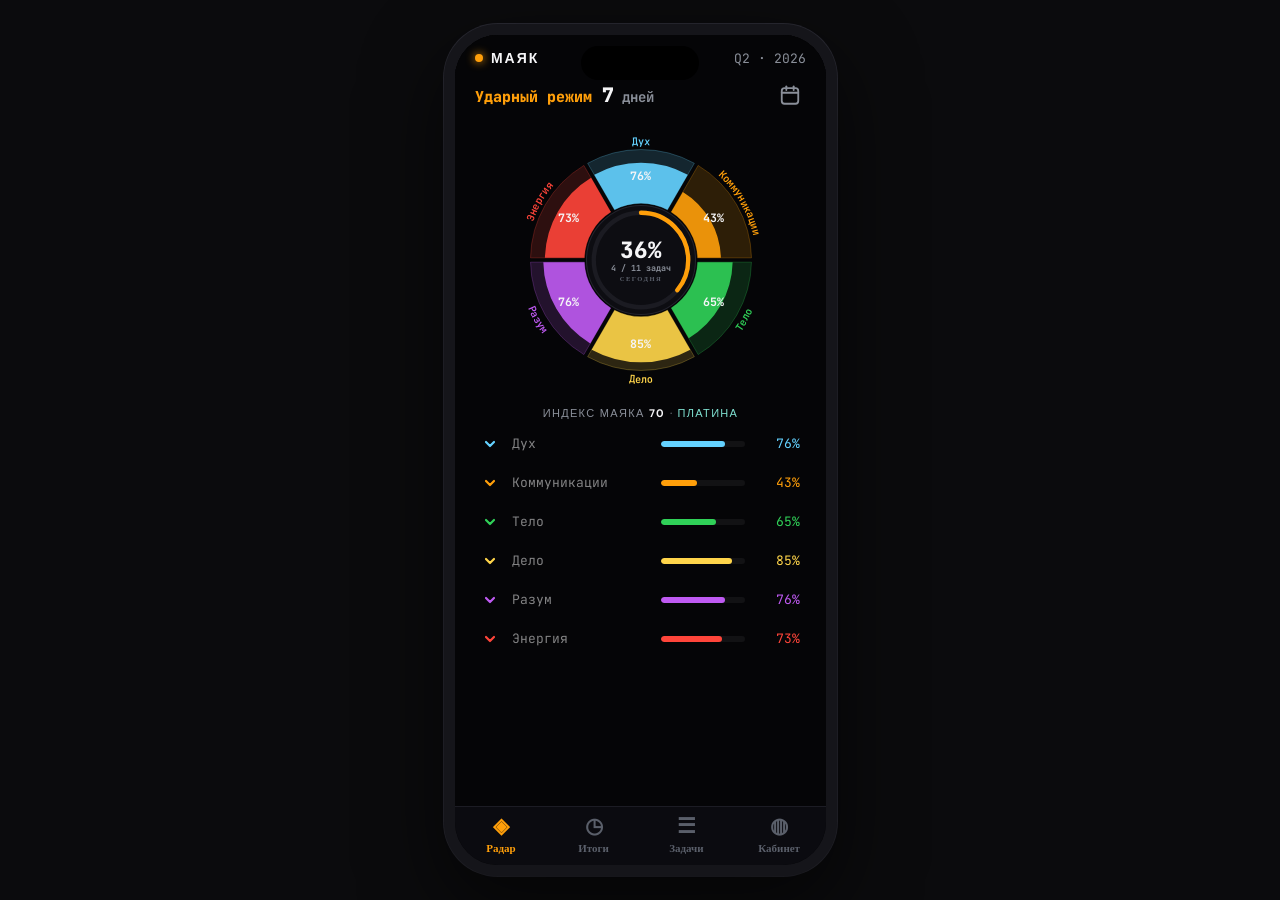
<file: index.html>
<!DOCTYPE html>
<html lang="ru">
<head>
<meta charset="UTF-8">
<meta name="viewport" content="width=device-width,initial-scale=1,maximum-scale=1,user-scalable=no,viewport-fit=cover">
<meta name="theme-color" content="#050507">
<meta name="apple-mobile-web-app-capable" content="yes">
<meta name="mobile-web-app-capable" content="yes">
<meta name="apple-mobile-web-app-status-bar-style" content="black-translucent">
<meta name="apple-mobile-web-app-title" content="Маяк">
<link rel="icon" href="data:image/svg+xml,%3Csvg xmlns='http://www.w3.org/2000/svg' viewBox='0 0 16 16'%3E%3Crect width='16' height='16' rx='4' fill='%23050507'/%3E%3Ccircle cx='8' cy='8' r='3' fill='%23FF9F0A'/%3E%3C/svg%3E">
<link rel="manifest" href="manifest.webmanifest">
<link href="https://fonts.googleapis.com/css2?family=DM+Sans:wght@400;600;700;800&display=swap" rel="stylesheet">
<title>Маяк · Трекер привычек</title>
<style>
*{margin:0;padding:0;box-sizing:border-box;-webkit-tap-highlight-color:transparent}
html,body{height:100%;overflow:hidden;background:#000}
body{font-family:'DM Sans',sans-serif;display:flex;align-items:center;justify-content:center}

/* устройство */
.device{position:relative;width:100%;max-width:440px;height:100dvh;background:#050507;
  display:flex;flex-direction:column;overflow:hidden}
/* десктоп: рамка iPhone 15 Pro */
@media(min-width:480px){
  body{background:#0b0b0d}
  .device{max-width:393px;height:min(852px,calc(100dvh - 36px));border-radius:54px;
    border:11px solid #15151a;box-shadow:0 30px 80px rgba(0,0,0,.6),0 0 0 1px #2a2a33;overflow:hidden}
  .island{position:absolute;top:11px;left:50%;transform:translateX(-50%);width:118px;height:34px;
    background:#000;border-radius:20px;z-index:30;pointer-events:none}
}
@media(max-width:479px){.island{display:none}}

/* сцена (текущая вкладка) */
.stage{flex:1;position:relative;padding-top:env(safe-area-inset-top);background:#050507}
#frame{position:absolute;inset:0;width:100%;height:100%;border:0;background:#050507}
.stage .top-pad{height:env(safe-area-inset-top)}
/* фолбэк при сбое вкладки */
.fallback{position:absolute;inset:0;display:none;flex-direction:column;align-items:center;justify-content:center;
  text-align:center;padding:30px;background:#050507;z-index:20}
.fallback.show{display:flex}
.fallback .ic{font-size:40px;margin-bottom:14px}
.fallback h3{font-size:18px;margin-bottom:8px}
.fallback p{color:#8A8F99;font-size:14px;line-height:1.5;max-width:280px;margin-bottom:18px}
.fallback button{height:46px;padding:0 22px;border:1px solid #FF9F0A;background:transparent;color:#FF9F0A;
  border-radius:13px;font-family:'DM Sans';font-weight:700;font-size:14px;cursor:pointer}

/* таб-бар */
.tabbar{display:flex;border-top:1px solid #1c1c24;background:#0b0b10;
  padding-bottom:env(safe-area-inset-bottom)}
.tabbar button{flex:1;background:none;border:none;color:#5a5f6a;font-family:'DM Sans';font-weight:600;
  font-size:11px;cursor:pointer;display:flex;flex-direction:column;align-items:center;gap:4px;padding:9px 0 10px;transition:color .15s}
.tabbar button.on{color:#FF9F0A}
.tabbar .ic{font-size:21px;line-height:1}
</style>
</head>
<body>
  <div class="device">
    <div class="island"></div>
    <div class="stage">
      <iframe id="frame" title="Маяк" sandbox="allow-scripts allow-same-origin allow-forms allow-popups"></iframe>
      <div class="fallback" id="fallback">
        <div class="ic">⚠️</div>
        <h3>Вкладка не загрузилась</h3>
        <p>Остальные вкладки работают — переключись внизу или попробуй ещё раз.</p>
        <button id="retry">Повторить</button>
      </div>
    </div>
    <div class="tabbar" id="tabbar"></div>
  </div>

<script>
/* ===== APP SHELL: переключение вкладок + изоляция/error-boundary ===== */
const TABS=[
  {id:'radar', label:'Радар',   ic:'◈', src:'tabs/radar.html'},
  {id:'soon2', label:'Итоги',   ic:'◷', src:'tabs/soon2.html'},
  {id:'soon3', label:'Задачи',  ic:'☰', src:'tabs/soon3.html'},
  {id:'profile',label:'Кабинет',ic:'◍', src:'tabs/profile.html'},
];
let cur=0, readyTimer=null;
const frame=document.getElementById('frame');
const fallback=document.getElementById('fallback');

function renderTabbar(){
  document.getElementById('tabbar').innerHTML=TABS.map((t,i)=>
    `<button class="${i===cur?'on':''}" data-i="${i}"><span class="ic">${t.ic}</span>${t.label}</button>`).join('');
  document.querySelectorAll('#tabbar button').forEach(b=>b.addEventListener('click',()=>switchTab(+b.dataset.i)));
}
function switchTab(i){
  cur=i; renderTabbar();
  fallback.classList.remove('show');
  clearTimeout(readyTimer);
  // error-boundary: если модуль не пришлёт "tab-ready" за 4с — показать фолбэк (другие вкладки живы)
  readyTimer=setTimeout(()=>{ fallback.classList.add('show'); }, 4000);
  frame.src=TABS[i].src;
}
// модуль сообщает, что успешно загрузился
window.addEventListener('message',e=>{
  if(e.data && e.data.type==='tab-ready' && e.data.tab===TABS[cur].id){
    clearTimeout(readyTimer); fallback.classList.remove('show');
  }
});
// если сам iframe не смог загрузиться
frame.addEventListener('error',()=>{ clearTimeout(readyTimer); fallback.classList.add('show'); });
document.getElementById('retry').addEventListener('click',()=>switchTab(cur));

renderTabbar();
switchTab(0);
</script>
</body>
</html>
</file>
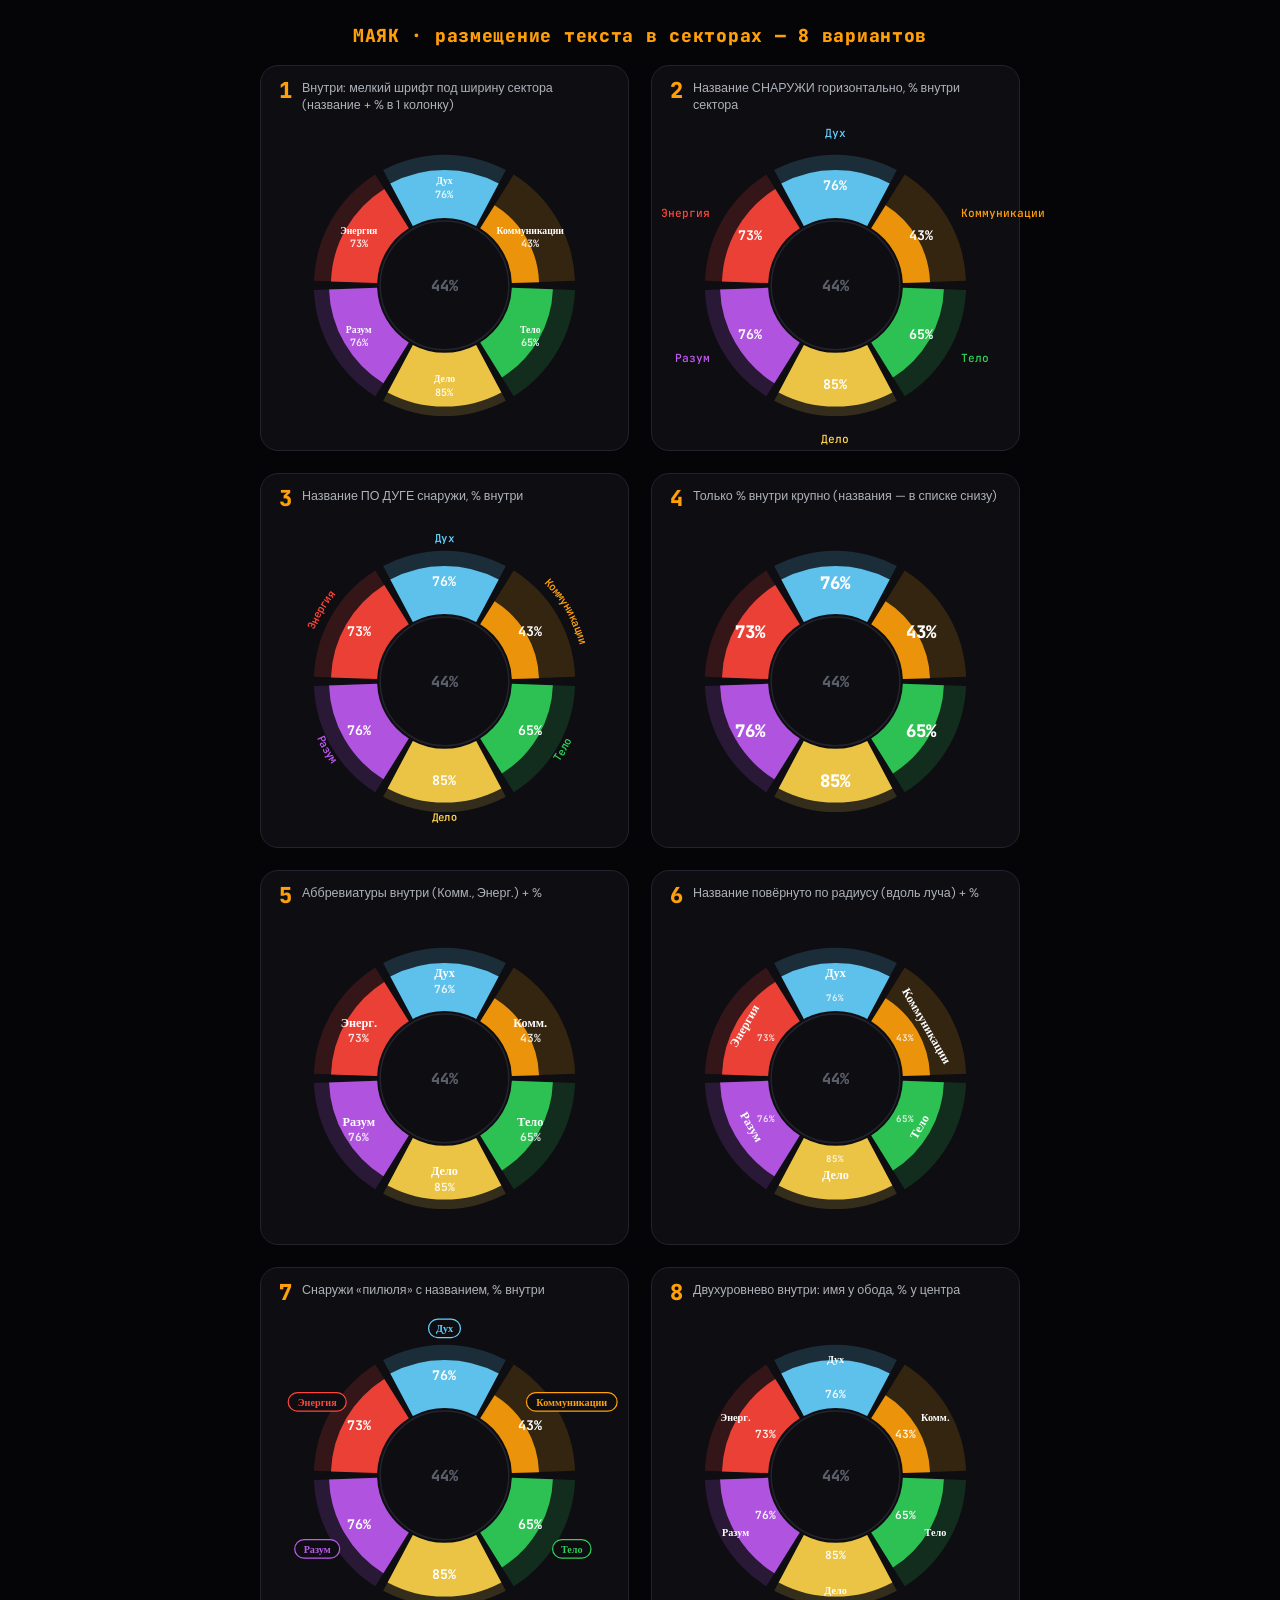
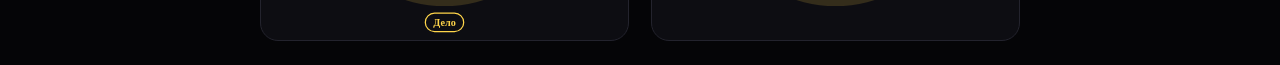
<file: variants.html>
<!DOCTYPE html>
<html lang="ru"><head>
<meta charset="UTF-8">
<link href="https://fonts.googleapis.com/css2?family=DM+Sans:wght@400;600;700;800&family=JetBrains+Mono:wght@500;700;800&display=swap" rel="stylesheet">
<style>
*{margin:0;padding:0;box-sizing:border-box}
body{background:#050507;color:#F5F5F7;font-family:'DM Sans',sans-serif;padding:24px}
.grid{display:grid;grid-template-columns:repeat(2,1fr);gap:22px;max-width:760px;margin:0 auto}
.cell{background:#0d0d12;border:1px solid #23232d;border-radius:18px;padding:14px 12px 6px}
.cap{display:flex;align-items:flex-start;gap:10px;padding:0 6px 4px}
.num{font-family:'JetBrains Mono';font-weight:800;font-size:22px;color:#FF9F0A;line-height:1}
.desc{font-size:12.5px;color:#aeb2ba;line-height:1.35}
svg{width:100%;display:block;overflow:visible}
h1{text-align:center;font-family:'JetBrains Mono';font-weight:800;font-size:18px;margin-bottom:18px;color:#FF9F0A;letter-spacing:.04em}
</style></head>
<body>
<h1>МАЯК · размещение текста в секторах — 8 вариантов</h1>
<div class="grid" id="grid"></div>
<script>
const C={x:150,y:150}, Ro=128, Ri=66, GAP=2;
const P=(a,r)=>({x:C.x+r*Math.sin(a*Math.PI/180), y:C.y-r*Math.cos(a*Math.PI/180)});
const f=p=>p.map(q=>q.x.toFixed(1)+','+q.y.toFixed(1)).join(' ');
function annular(a1,a2,rIn,rOut){const o1=P(a1,rOut),o2=P(a2,rOut),i2=P(a2,rIn),i1=P(a1,rIn);
  return `M${o1.x.toFixed(1)} ${o1.y.toFixed(1)} A${rOut} ${rOut} 0 0 1 ${o2.x.toFixed(1)} ${o2.y.toFixed(1)} L${i2.x.toFixed(1)} ${i2.y.toFixed(1)} A${rIn} ${rIn} 0 0 0 ${i1.x.toFixed(1)} ${i1.y.toFixed(1)} Z`;}
const DIRS=[
 {n:'Дух',ab:'Дух',a:0,c:'#64D2FF',p:76},
 {n:'Коммуникации',ab:'Комм.',a:60,c:'#FF9F0A',p:43},
 {n:'Тело',ab:'Тело',a:120,c:'#30D158',p:65},
 {n:'Дело',ab:'Дело',a:180,c:'#FFD54A',p:85},
 {n:'Разум',ab:'Разум',a:240,c:'#BF5AF2',p:76},
 {n:'Энергия',ab:'Энерг.',a:300,c:'#FF453A',p:73},
];
const anchor=a=>{const s=Math.sin(a*Math.PI/180);return Math.abs(s)<0.34?'middle':(s>0?'start':'end');};

function base(){ // сектора + заливка + центр (неизменно)
  let s='';
  DIRS.forEach(d=>{const a1=d.a-30+GAP,a2=d.a+30-GAP,rF=Ri+(d.p/100)*(Ro-Ri);
    s+=`<path d="${annular(a1,a2,Ri,Ro)}" fill="${d.c}" fill-opacity=".16"/>`;
    s+=`<path d="${annular(a1,a2,Ri,rF)}" fill="${d.c}" fill-opacity=".9"/>`;});
  s+=`<circle cx="${C.x}" cy="${C.y}" r="${Ri-3}" fill="#0d0d12" stroke="#23232d" stroke-width="1.5"/>`;
  s+=`<text x="${C.x}" y="${C.y+5}" text-anchor="middle" fill="#5a5f6a" font-family="JetBrains Mono" font-weight="800" font-size="15">44%</text>`;
  return s;
}
function txt(mode){
  let s='';
  DIRS.forEach((d,i)=>{
    const rMid=(Ri+Ro)/2, m=P(d.a,rMid), an=anchor(d.a);
    const NM='#fff', PC=d.c;
    if(mode===1){ // внутри, мелкий шрифт под ширину, 1 строка + %
      s+=`<text x="${m.x}" y="${m.y-2}" text-anchor="middle" fill="${NM}" font-family="DM Sans" font-weight="700" font-size="9.5">${d.n}</text>`+
         `<text x="${m.x}" y="${m.y+11}" text-anchor="middle" fill="${NM}" font-family="JetBrains Mono" font-weight="700" font-size="10" opacity=".85">${d.p}%</text>`;
    }else if(mode===2){ // название СНАРУЖИ горизонтально + % внутри
      const o=P(d.a,Ro+14);
      s+=`<text x="${o.x}" y="${o.y+(d.a===0?-3:d.a===180?12:4)}" text-anchor="${an}" fill="${d.c}" font-family="JetBrains Mono" font-weight="500" font-size="11">${d.n}</text>`+
         `<text x="${m.x}" y="${m.y+4}" text-anchor="middle" fill="#fff" font-family="JetBrains Mono" font-weight="700" font-size="13">${d.p}%</text>`;
    }else if(mode===3){ // название ПО ДУГЕ снаружи + % внутри
      const lower=d.a>90&&d.a<270, R=Ro+9;
      const p1=P(lower?d.a+26:d.a-26,R), p2=P(lower?d.a-26:d.a+26,R);
      const id='arc'+mode+'_'+i+'_'+Math.round(d.a);
      s+=`<defs><path id="${id}" d="M${p1.x.toFixed(1)} ${p1.y.toFixed(1)} A${R} ${R} 0 0 ${lower?0:1} ${p2.x.toFixed(1)} ${p2.y.toFixed(1)}"/></defs>`+
         `<text fill="${d.c}" font-family="JetBrains Mono" font-weight="600" font-size="10.5"><textPath href="#${id}" startOffset="50%" text-anchor="middle">${d.n}</textPath></text>`+
         `<text x="${m.x}" y="${m.y+4}" text-anchor="middle" fill="#fff" font-family="JetBrains Mono" font-weight="700" font-size="13">${d.p}%</text>`;
    }else if(mode===4){ // только % внутри крупно (названий на колесе нет)
      s+=`<text x="${m.x}" y="${m.y+6}" text-anchor="middle" fill="#fff" font-family="JetBrains Mono" font-weight="800" font-size="17">${d.p}%</text>`;
    }else if(mode===5){ // аббревиатуры внутри + %
      s+=`<text x="${m.x}" y="${m.y-2}" text-anchor="middle" fill="${NM}" font-family="DM Sans" font-weight="700" font-size="12">${d.ab}</text>`+
         `<text x="${m.x}" y="${m.y+13}" text-anchor="middle" fill="${NM}" font-family="JetBrains Mono" font-weight="700" font-size="11" opacity=".85">${d.p}%</text>`;
    }else if(mode===6){ // название повёрнуто по радиусу + %
      let rot=d.a; if(d.a>90&&d.a<270) rot=d.a+180;
      const t=P(d.a,rMid+2);
      s+=`<text x="${t.x}" y="${t.y}" text-anchor="middle" fill="${NM}" font-family="DM Sans" font-weight="700" font-size="12" transform="rotate(${rot} ${t.x} ${t.y})">${d.n}</text>`+
         `<text x="${P(d.a,Ri+13).x}" y="${P(d.a,Ri+13).y+3}" text-anchor="middle" fill="${NM}" font-family="JetBrains Mono" font-weight="700" font-size="9" opacity=".8">${d.p}%</text>`;
    }else if(mode===7){ // СНАРУЖИ пилюля с названием + % внутри
      const o=P(d.a,Ro+16), w=d.n.length*6.4+12;
      s+=`<rect x="${o.x-w/2}" y="${o.y-9}" width="${w}" height="18" rx="9" fill="#0d0d12" stroke="${d.c}" stroke-width="1.2"/>`+
         `<text x="${o.x}" y="${o.y+4}" text-anchor="middle" fill="${d.c}" font-family="DM Sans" font-weight="700" font-size="10">${d.n}</text>`+
         `<text x="${m.x}" y="${m.y+4}" text-anchor="middle" fill="#fff" font-family="JetBrains Mono" font-weight="700" font-size="13">${d.p}%</text>`;
    }else if(mode===8){ // двухуровнево ВНУТРИ: название у внешнего края, % у внутреннего
      const no=P(d.a,Ro-15), pi=P(d.a,Ri+13);
      s+=`<text x="${no.x}" y="${no.y+3}" text-anchor="middle" fill="${NM}" font-family="DM Sans" font-weight="700" font-size="10">${d.ab}</text>`+
         `<text x="${pi.x}" y="${pi.y+3}" text-anchor="middle" fill="${NM}" font-family="JetBrains Mono" font-weight="700" font-size="11" opacity=".9">${d.p}%</text>`;
    }
  });
  return s;
}
const TITLES=[
 ['1','Внутри: мелкий шрифт под ширину сектора (название + % в 1 колонку)'],
 ['2','Название СНАРУЖИ горизонтально, % внутри сектора'],
 ['3','Название ПО ДУГЕ снаружи, % внутри'],
 ['4','Только % внутри крупно (названия — в списке снизу)'],
 ['5','Аббревиатуры внутри (Комм., Энерг.) + %'],
 ['6','Название повёрнуто по радиусу (вдоль луча) + %'],
 ['7','Снаружи «пилюля» с названием, % внутри'],
 ['8','Двухуровнево внутри: имя у обода, % у центра'],
];
document.getElementById('grid').innerHTML=TITLES.map((t,k)=>{
  const mode=k+1;
  return `<div class="cell"><div class="cap"><span class="num">${t[0]}</span><span class="desc">${t[1]}</span></div>
    <svg viewBox="-18 -14 336 320">${base()}${txt(mode)}</svg></div>`;
}).join('');
</script>
</body></html>
</file>
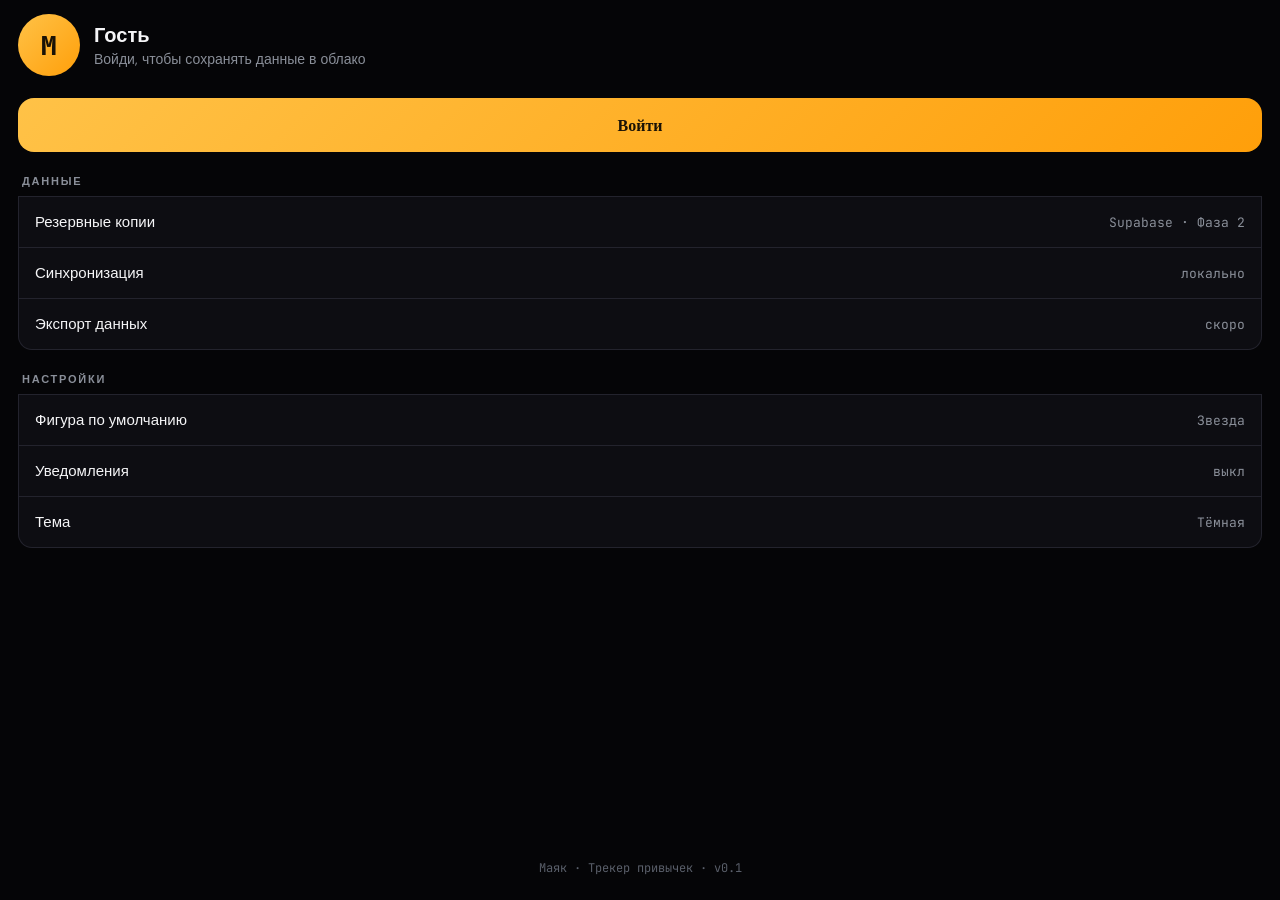
<file: tabs/profile.html>
<!DOCTYPE html>
<html lang="ru"><head>
<meta charset="UTF-8"><meta name="viewport" content="width=device-width,initial-scale=1,maximum-scale=1,user-scalable=no,viewport-fit=cover">
<title>Кабинет</title>
<link href="https://fonts.googleapis.com/css2?family=DM+Sans:wght@400;500;600;700;800&family=JetBrains+Mono:wght@600;700&display=swap" rel="stylesheet">
<style>
:root{--bg:#050507;--card:#0d0d12;--line:#23232d;--text:#F5F5F7;--muted:#8A8F99;--accent:#FF9F0A}
*{margin:0;padding:0;box-sizing:border-box;-webkit-tap-highlight-color:transparent}
body{background:var(--bg);color:var(--text);font-family:'DM Sans',sans-serif;min-height:100dvh;display:flex;flex-direction:column;padding:calc(env(safe-area-inset-top) + 8px) 18px 24px}
.hd{display:flex;align-items:center;gap:14px;margin:6px 0 22px}
.ava{width:62px;height:62px;border-radius:50%;background:linear-gradient(135deg,#FFC247,var(--accent));display:flex;align-items:center;justify-content:center;font-family:'JetBrains Mono';font-weight:800;font-size:26px;color:#1a1206}
.hd .nm{font-weight:700;font-size:20px}
.hd .st{color:var(--muted);font-size:14px;margin-top:2px}
.btn{width:100%;height:54px;border:none;border-radius:16px;font-family:'DM Sans';font-weight:700;font-size:16px;cursor:pointer;background:linear-gradient(135deg,#FFC247,var(--accent));color:#1a1206}
.sec{margin-top:22px}
.sec h4{font-size:11px;letter-spacing:.16em;text-transform:uppercase;color:var(--muted);margin:0 4px 8px}
.row{display:flex;align-items:center;justify-content:space-between;background:var(--card);border:1px solid var(--line);padding:15px 16px;font-size:15px}
.row:first-child{border-radius:14px 14px 0 0}.row:last-child{border-radius:0 0 14px 14px}.row+.row{border-top:0}
.row .v{color:var(--muted);font-family:'JetBrains Mono';font-size:13px}
.foot{margin-top:auto;text-align:center;color:#5a5f6a;font-size:12px;font-family:'JetBrains Mono'}
</style></head>
<body>
  <div class="hd">
    <div class="ava">М</div>
    <div><div class="nm">Гость</div><div class="st">Войди, чтобы сохранять данные в облако</div></div>
  </div>
  <button class="btn" onclick="alert('Вход через Supabase — Фаза 2')">Войти</button>

  <div class="sec"><h4>Данные</h4>
    <div class="row"><span>Резервные копии</span><span class="v">Supabase · Фаза 2</span></div>
    <div class="row"><span>Синхронизация</span><span class="v">локально</span></div>
    <div class="row"><span>Экспорт данных</span><span class="v">скоро</span></div>
  </div>
  <div class="sec"><h4>Настройки</h4>
    <div class="row"><span>Фигура по умолчанию</span><span class="v">Звезда</span></div>
    <div class="row"><span>Уведомления</span><span class="v">выкл</span></div>
    <div class="row"><span>Тема</span><span class="v">Тёмная</span></div>
  </div>
  <div class="foot">Маяк · Трекер привычек · v0.1</div>
<script>try{parent.postMessage({type:'tab-ready',tab:'profile'},'*');}catch(e){}</script>
</body></html>
</file>
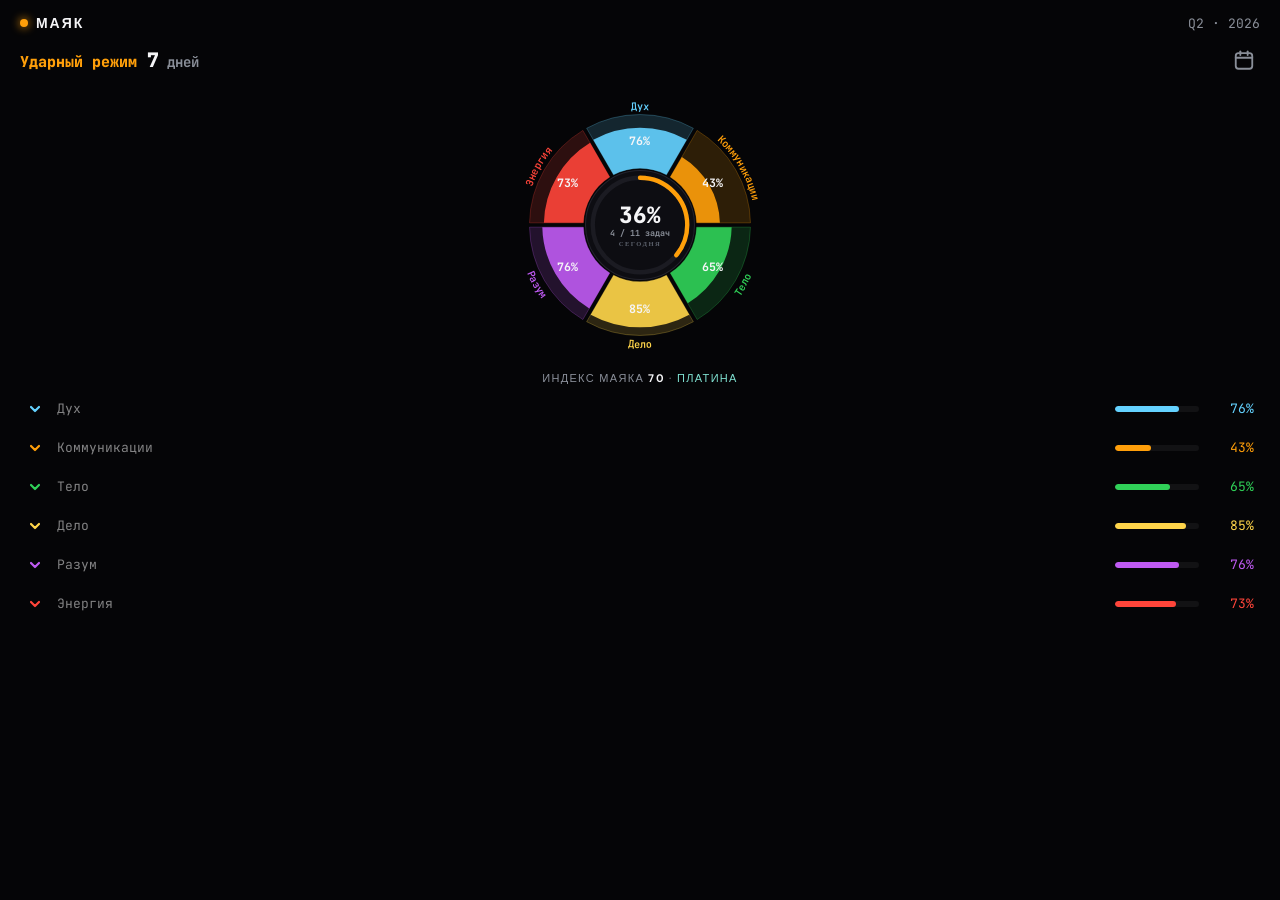
<file: tabs/radar.html>
<!DOCTYPE html>
<html lang="ru">
<head>
<meta charset="UTF-8">
<meta name="viewport" content="width=device-width,initial-scale=1,maximum-scale=1,user-scalable=no,viewport-fit=cover">
<meta name="theme-color" content="#050507">
<title>Маяк</title>
<link href="https://fonts.googleapis.com/css2?family=DM+Sans:wght@400;500;600;700;800&family=JetBrains+Mono:wght@500;700;800&display=swap" rel="stylesheet">
<link rel="stylesheet" href="radar/radar.css">
</head>
<body>
<div class="phone">

  <!-- ГЛАВНЫЙ -->
  <section class="screen on" id="home">
    <div class="sb"></div>
    <div class="topbar"><span class="beacon"><span class="dot"></span>МАЯК</span><span class="q" id="qLabel">Q2 · 2026</span></div>
    <div class="scroll">
      <div class="streak">
        <div class="stk-info"><span class="stk-badge" id="udarBadge">Ударный режим</span><span class="stk-days"><b id="streakN">0</b> дней</span></div>
        <button class="stk-cal" id="streakCal" aria-label="Календарь серии"><svg width="22" height="22" viewBox="0 0 24 24" fill="none" stroke="currentColor" stroke-width="2" stroke-linecap="round" stroke-linejoin="round"><rect x="3" y="4.5" width="18" height="17" rx="3"/><line x1="3" y1="9.5" x2="21" y2="9.5"/><line x1="8" y1="2.5" x2="8" y2="6.5"/><line x1="16" y1="2.5" x2="16" y2="6.5"/></svg></button>
      </div>
      <div class="figwrap"><svg id="fig" viewBox="-14 -14 388 388"></svg></div>
      <div class="idxline"><span class="l" id="idxline">Индекс Маяка</span></div>
      <div class="dlist" id="dlist"></div>
    </div>
  </section>

  <!-- УПРАВЛЕНИЕ ЗАДАЧАМИ -->
  <section class="screen" id="manage">
    <div class="sb"></div>
    <div class="topbar"><button class="backbtn" onclick="show('home')">‹ Маяк</button><span class="q" id="mgTitle"></span><span style="width:46px"></span></div>
    <div class="scroll" id="mgList"></div>
    <div class="pad" style="padding-bottom:env(safe-area-inset-bottom,18px)"><button class="btn btn-gold" id="mgAdd">+ Добавить задачу</button></div>
  </section>

  <!-- ФОРМА -->
  <section class="screen" id="form">
    <div class="sb"></div>
    <div class="topbar"><button class="backbtn" id="fmBack">‹ Отмена</button><span class="q" id="fmTitle">Новая задача</span><span style="width:46px"></span></div>
    <div class="scroll">
      <div class="field"><label>Направление</label><div class="chips" id="fmDirs"></div></div>
      <div class="field"><label>Название задачи</label><input class="input" id="fmName" placeholder="напр. Тренировка в зале"></div>
      <div class="field"><label>Расписание</label>
        <div class="chips" style="margin-bottom:8px"><span class="chip" onclick="schedPreset('daily')">Каждый день</span><span class="chip" onclick="schedPreset('work')">Будни</span><span class="chip" onclick="schedPreset('135')">Пн·Ср·Пт</span><span class="chip" onclick="schedPreset('clear')">Свои дни</span></div>
        <div class="wd" id="fmDays"></div>
      </div>
      <div class="field"><label>Квартальная норма (раз за квартал) <span id="fmHintNorm" class="muted tiny"></span></label>
        <input class="input" id="fmNorm" type="number" inputmode="numeric" placeholder="напр. 36">
        <div class="chips" style="margin-top:8px"><span class="chip" onclick="setNorm(12)">12</span><span class="chip" onclick="setNorm(36)">36</span><span class="chip" onclick="setNorm(52)">52</span><span class="chip" onclick="setNorm(90)">90</span></div>
      </div>
      <div class="field" style="margin-top:18px"><button class="btn btn-gold" id="fmSave">Сохранить</button></div>
      <div class="field" id="fmDeleteWrap" style="display:none"><button class="btn btn-ghost" id="fmDelete" style="color:var(--energy)">Удалить задачу</button></div>
    </div>
  </section>

  <!-- КАЛЕНДАРЬ СЕРИИ (нижний лист) -->
  <div class="modal" id="calModal" onclick="if(event.target===this)closeCal()">
    <div class="modal-card">
      <div class="modal-hd"><span>Ударный режим</span><button onclick="closeCal()" aria-label="Закрыть">✕</button></div>
      <div class="cal-sub" id="calSub"></div>
      <div class="cal-grid" id="calGrid"></div>
      <div class="cal-legend"><span><i style="background:rgba(255,159,10,.85)"></i>выполнен</span><span><i style="background:rgba(255,69,58,.5)"></i>пропуск</span></div>
    </div>
  </div>

</div>
<div class="toast" id="toast"></div>

<!-- модули экрана (порядок важен): данные → фигура → список → управление → календарь → сборка -->
<script src="radar/data.js"></script>
<script src="radar/figure.js"></script>
<script src="radar/list.js"></script>
<script src="radar/manage.js"></script>
<script src="radar/calendar.js"></script>
<script src="radar/app.js"></script>
</body>
</html>
</file>
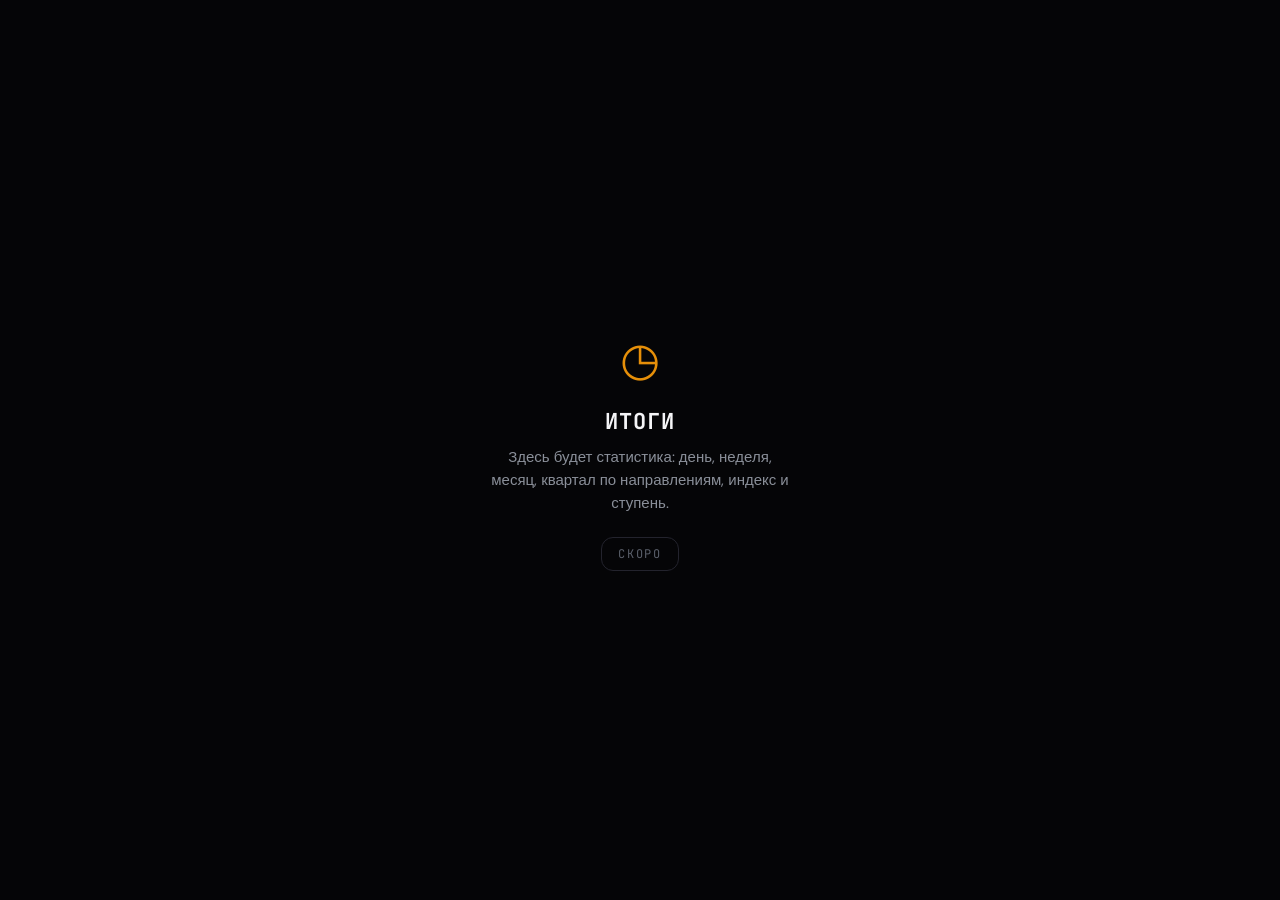
<file: tabs/soon2.html>
<!DOCTYPE html>
<html lang="ru"><head>
<meta charset="UTF-8"><meta name="viewport" content="width=device-width,initial-scale=1,maximum-scale=1,user-scalable=no,viewport-fit=cover">
<title>Скоро</title>
<link href="https://fonts.googleapis.com/css2?family=DM+Sans:wght@400;600;700&family=JetBrains+Mono:wght@700&display=swap" rel="stylesheet">
<style>
*{margin:0;padding:0;box-sizing:border-box}
body{background:#050507;color:#F5F5F7;font-family:'DM Sans',sans-serif;min-height:100dvh;display:flex;flex-direction:column;align-items:center;justify-content:center;text-align:center;padding:30px}
.ic{font-size:46px;color:#FF9F0A;opacity:.9;margin-bottom:18px}
h1{font-family:'JetBrains Mono';font-size:22px;letter-spacing:.04em;margin-bottom:10px}
p{color:#8A8F99;font-size:15px;line-height:1.55;max-width:300px}
.tag{margin-top:22px;font-family:'JetBrains Mono';font-size:12px;color:#5a5f6a;letter-spacing:.14em;text-transform:uppercase;border:1px solid #23232d;padding:8px 16px;border-radius:12px}
</style></head>
<body>
  <div class="ic">◷</div>
  <h1>ИТОГИ</h1>
  <p>Здесь будет статистика: день, неделя, месяц, квартал по направлениям, индекс и ступень.</p>
  <div class="tag">Скоро</div>
<script>try{parent.postMessage({type:'tab-ready',tab:'soon2'},'*');}catch(e){}</script>
</body></html>
</file>
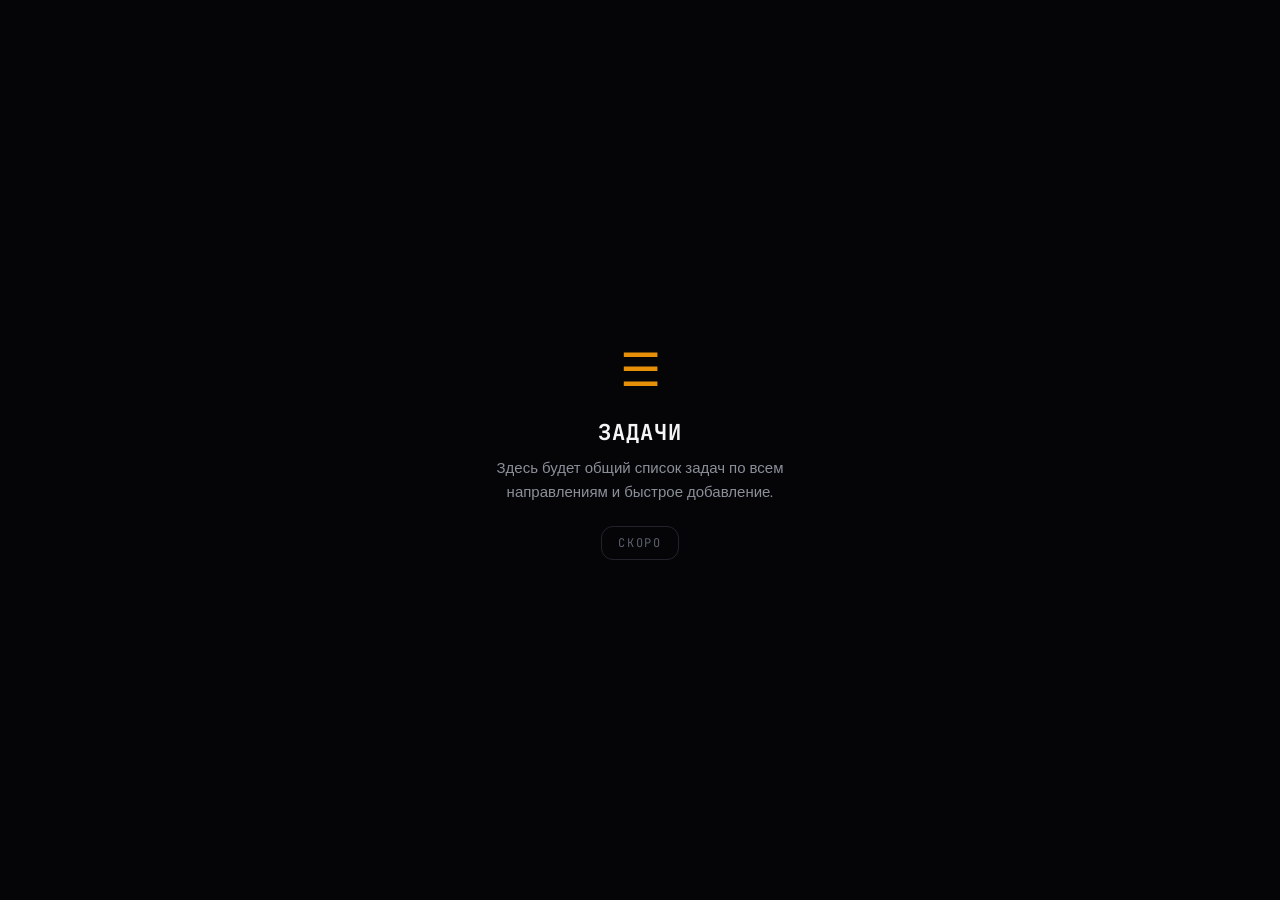
<file: tabs/soon3.html>
<!DOCTYPE html>
<html lang="ru"><head>
<meta charset="UTF-8"><meta name="viewport" content="width=device-width,initial-scale=1,maximum-scale=1,user-scalable=no,viewport-fit=cover">
<title>Скоро</title>
<link href="https://fonts.googleapis.com/css2?family=DM+Sans:wght@400;600;700&family=JetBrains+Mono:wght@700&display=swap" rel="stylesheet">
<style>
*{margin:0;padding:0;box-sizing:border-box}
body{background:#050507;color:#F5F5F7;font-family:'DM Sans',sans-serif;min-height:100dvh;display:flex;flex-direction:column;align-items:center;justify-content:center;text-align:center;padding:30px}
.ic{font-size:46px;color:#FF9F0A;opacity:.9;margin-bottom:18px}
h1{font-family:'JetBrains Mono';font-size:22px;letter-spacing:.04em;margin-bottom:10px}
p{color:#8A8F99;font-size:15px;line-height:1.55;max-width:300px}
.tag{margin-top:22px;font-family:'JetBrains Mono';font-size:12px;color:#5a5f6a;letter-spacing:.14em;text-transform:uppercase;border:1px solid #23232d;padding:8px 16px;border-radius:12px}
</style></head>
<body>
  <div class="ic">☰</div>
  <h1>ЗАДАЧИ</h1>
  <p>Здесь будет общий список задач по всем направлениям и быстрое добавление.</p>
  <div class="tag">Скоро</div>
<script>try{parent.postMessage({type:'tab-ready',tab:'soon3'},'*');}catch(e){}</script>
</body></html>
</file>
<file: tabs/radar/radar.css>
:root{
  --bg:#050507; --card:#0d0d12; --card2:#14141b; --line:#23232d; --line2:#1a1a22;
  --text:#F5F5F7; --muted:#8A8F99; --muted2:#5a5f6a; --accent:#FF9F0A;
  --duh:#64D2FF; --telo:#30D158; --razum:#BF5AF2; --komm:#FF9F0A; --delo:#FFD54A; --energy:#FF453A;
}
*{margin:0;padding:0;box-sizing:border-box;-webkit-tap-highlight-color:transparent}
html,body{height:100%}
body{background:#050507;color:var(--text);font-family:'DM Sans',sans-serif;overflow:hidden}
.num{font-family:'JetBrains Mono',monospace}
.phone{position:relative;width:100%;height:100%;min-height:100dvh;background:var(--bg);overflow:hidden;display:flex;flex-direction:column}
.screen{position:absolute;inset:0;display:none;flex-direction:column}
.screen.on{display:flex}
.scroll{flex:1;overflow-y:auto;-webkit-overflow-scrolling:touch;padding-bottom:18px}
.sb{height:env(safe-area-inset-top,6px);min-height:6px}
.muted{color:var(--muted)} .tiny{font-size:12px}
.topbar{display:flex;justify-content:space-between;align-items:center;padding:8px 20px 2px}
.beacon{display:inline-flex;align-items:center;gap:8px;font-weight:800;letter-spacing:.14em;font-size:14px}
.beacon .dot{width:8px;height:8px;border-radius:50%;background:var(--accent);box-shadow:0 0 10px var(--accent);animation:pulse 2.4s infinite}
@keyframes pulse{0%,100%{opacity:1}50%{opacity:.45}}
.topbar .q{font-family:'JetBrains Mono';font-size:13px;color:var(--muted)}

/* ударный режим — плоская строка без рамки + иконка календаря */
.streak{display:flex;justify-content:space-between;align-items:center;margin:4px 18px 0;padding:6px 2px}
.stk-info{display:flex;align-items:baseline;gap:10px}
.stk-badge{font-family:'JetBrains Mono';font-weight:800;font-size:15px;color:var(--accent)}
.stk-days{font-family:'JetBrains Mono';font-weight:700;font-size:14px;color:var(--muted)}
.stk-days b{color:var(--text);font-size:20px;font-weight:800}
.stk-cal{background:none;border:none;color:var(--muted);cursor:pointer;padding:5px;display:flex;border-radius:9px}
.stk-cal:active{color:var(--accent);background:var(--card2)}

/* фигура */
svg{width:100%;display:block;overflow:visible;touch-action:manipulation}
.figwrap{padding:0 10px;max-width:302px;margin:2px auto 0}
.idxline{text-align:center;margin-top:0}
.idxline .l{font-size:11px;letter-spacing:.12em;color:var(--muted);text-transform:uppercase}

/* аккордеон-список направлений — плоский, как у SELV (без рамок) */
.dlist{padding:2px 18px 4px;display:flex;flex-direction:column;gap:0}
.litem{border-radius:13px;overflow:hidden;transition:background .15s}
.litem.open{background:var(--card)}
.lrow{display:grid;grid-template-columns:18px 1fr 84px 42px;align-items:center;gap:13px;padding:11px 8px;cursor:pointer}
.lrow:active{opacity:.6}
.lrow .chev{transition:transform .2s;display:block}
.litem.open .chev{transform:rotate(180deg)}
.lrow .lname{font-family:'JetBrains Mono',ui-monospace,monospace;font-weight:400;font-size:13px;letter-spacing:normal;color:rgba(255,255,255,.5)}
.lrow .lbar{height:6px;border-radius:9999px;background:rgba(255,255,255,.05);overflow:hidden}
.lrow .lbar i{display:block;height:100%;border-radius:9999px;transition:width .5s cubic-bezier(.22,1,.36,1)}
.lrow .lpc{font-family:'JetBrains Mono',ui-monospace,monospace;font-weight:400;font-size:13px;text-align:right}
.lexp{border-top:1px solid var(--line);padding:2px 6px 6px}
.lexp .empty{color:var(--muted);font-size:14px;padding:16px;text-align:center;line-height:1.5}
.lexp .foot{display:flex;justify-content:flex-end;padding:2px 10px 6px}

/* задачи (галочки) */
.titem{display:flex;align-items:center;gap:13px;padding:13px 12px;border-radius:14px;cursor:pointer;transition:background .15s}
.titem:active{background:var(--card2)}
.titem .box{width:28px;height:28px;border-radius:9px;border:2px solid var(--muted2);flex:none;display:flex;align-items:center;justify-content:center;font-size:16px;color:#08120a;transition:.18s}
.titem.done .box{background:currentColor;border-color:transparent}
.titem .nm{flex:1;font-size:15.5px;font-weight:500}
.titem.done .nm{color:var(--muted);text-decoration:line-through}
.titem .q{font-family:'JetBrains Mono';font-size:12px;color:var(--muted2)}
.lnk{background:none;border:none;color:var(--accent);font-family:'DM Sans';font-weight:600;font-size:14px;cursor:pointer;padding:6px 0}

/* кнопки / инпуты */
.btn{display:flex;align-items:center;justify-content:center;gap:8px;width:100%;height:54px;border:none;border-radius:16px;font-family:'DM Sans';font-weight:700;font-size:16px;cursor:pointer;transition:transform .12s}
.btn:active{transform:scale(.97)}
.btn-gold{background:linear-gradient(135deg,#FFC247,var(--accent));color:#1a1206}
.btn-ghost{background:var(--card2);color:var(--text);border:1px solid var(--line)}
.pad{padding:0 18px}
.backbtn{background:none;border:none;color:var(--accent);font-weight:700;font-size:15px;cursor:pointer;padding:4px 0}

/* управление задачами */
.mrow{display:flex;align-items:center;gap:12px;background:var(--card);border:1px solid var(--line);border-radius:14px;padding:14px 15px;margin:9px 18px;cursor:pointer}
.mrow .nm{flex:1;font-weight:500;font-size:15px}
.mrow .meta{font-family:'JetBrains Mono';font-size:12px;color:var(--muted);text-align:right;line-height:1.4}
.field{margin:10px 18px}.field label{display:block;font-size:13px;color:var(--muted);margin-bottom:8px}
.input{width:100%;height:52px;background:var(--card);border:1px solid var(--line);border-radius:13px;color:var(--text);padding:0 15px;font-size:16px;font-family:'DM Sans'}
.input:focus{outline:none;border-color:var(--accent)}
.chips{display:flex;flex-wrap:wrap;gap:8px}
.chip{padding:9px 13px;border-radius:11px;background:var(--card);border:1px solid var(--line);font-size:14px;cursor:pointer;font-family:'JetBrains Mono'}
.chip.sel{background:var(--accent);color:#1a1206;border-color:transparent;font-weight:700}
.wd{display:flex;gap:6px}.wd .d{flex:1;height:42px;border-radius:11px;background:var(--card);border:1px solid var(--line);display:flex;align-items:center;justify-content:center;font-size:13px;font-family:'JetBrains Mono';cursor:pointer}
.wd .d.sel{background:var(--accent);color:#1a1206;border-color:transparent;font-weight:700}

.toast{position:absolute;left:50%;transform:translateX(-50%);bottom:30px;background:var(--card2);border:1px solid var(--line);padding:10px 16px;border-radius:13px;font-size:14px;opacity:0;transition:opacity .3s;pointer-events:none;z-index:60;max-width:330px;text-align:center}
.toast.show{opacity:1}

/* календарь серии (нижний лист) */
.modal{position:absolute;inset:0;background:rgba(0,0,0,.62);display:none;align-items:flex-end;z-index:80}
.modal.show{display:flex}
.modal-card{width:100%;background:var(--card);border:1px solid var(--line);border-bottom:0;border-radius:22px 22px 0 0;padding:18px 18px calc(20px + env(safe-area-inset-bottom,8px))}
.modal-hd{display:flex;justify-content:space-between;align-items:center}
.modal-hd span{font-family:'JetBrains Mono';font-weight:800;font-size:17px;color:var(--accent)}
.modal-hd button{background:none;border:none;color:var(--muted);font-size:20px;cursor:pointer;padding:2px 6px}
.cal-sub{color:var(--muted);font-size:13px;margin:4px 0 14px}
.cal-sub b{color:var(--text);font-family:'JetBrains Mono'}
.cal-grid{display:grid;grid-template-columns:repeat(7,1fr);gap:6px}
.cal-cell{aspect-ratio:1;border-radius:8px;display:flex;align-items:center;justify-content:center;font-family:'JetBrains Mono';font-size:12px;font-weight:700;background:#1b1b22;color:var(--muted2)}
.cal-cell.done{background:rgba(255,159,10,.85);color:#1a1206}
.cal-cell.miss{background:rgba(255,69,58,.22);color:#FF453A}
.cal-cell.today{box-shadow:inset 0 0 0 2px var(--accent)}
.cal-legend{display:flex;gap:18px;margin-top:14px;font-size:12px;color:var(--muted)}
.cal-legend i{width:12px;height:12px;border-radius:4px;display:inline-block;margin-right:6px;vertical-align:-1px}
</file>
